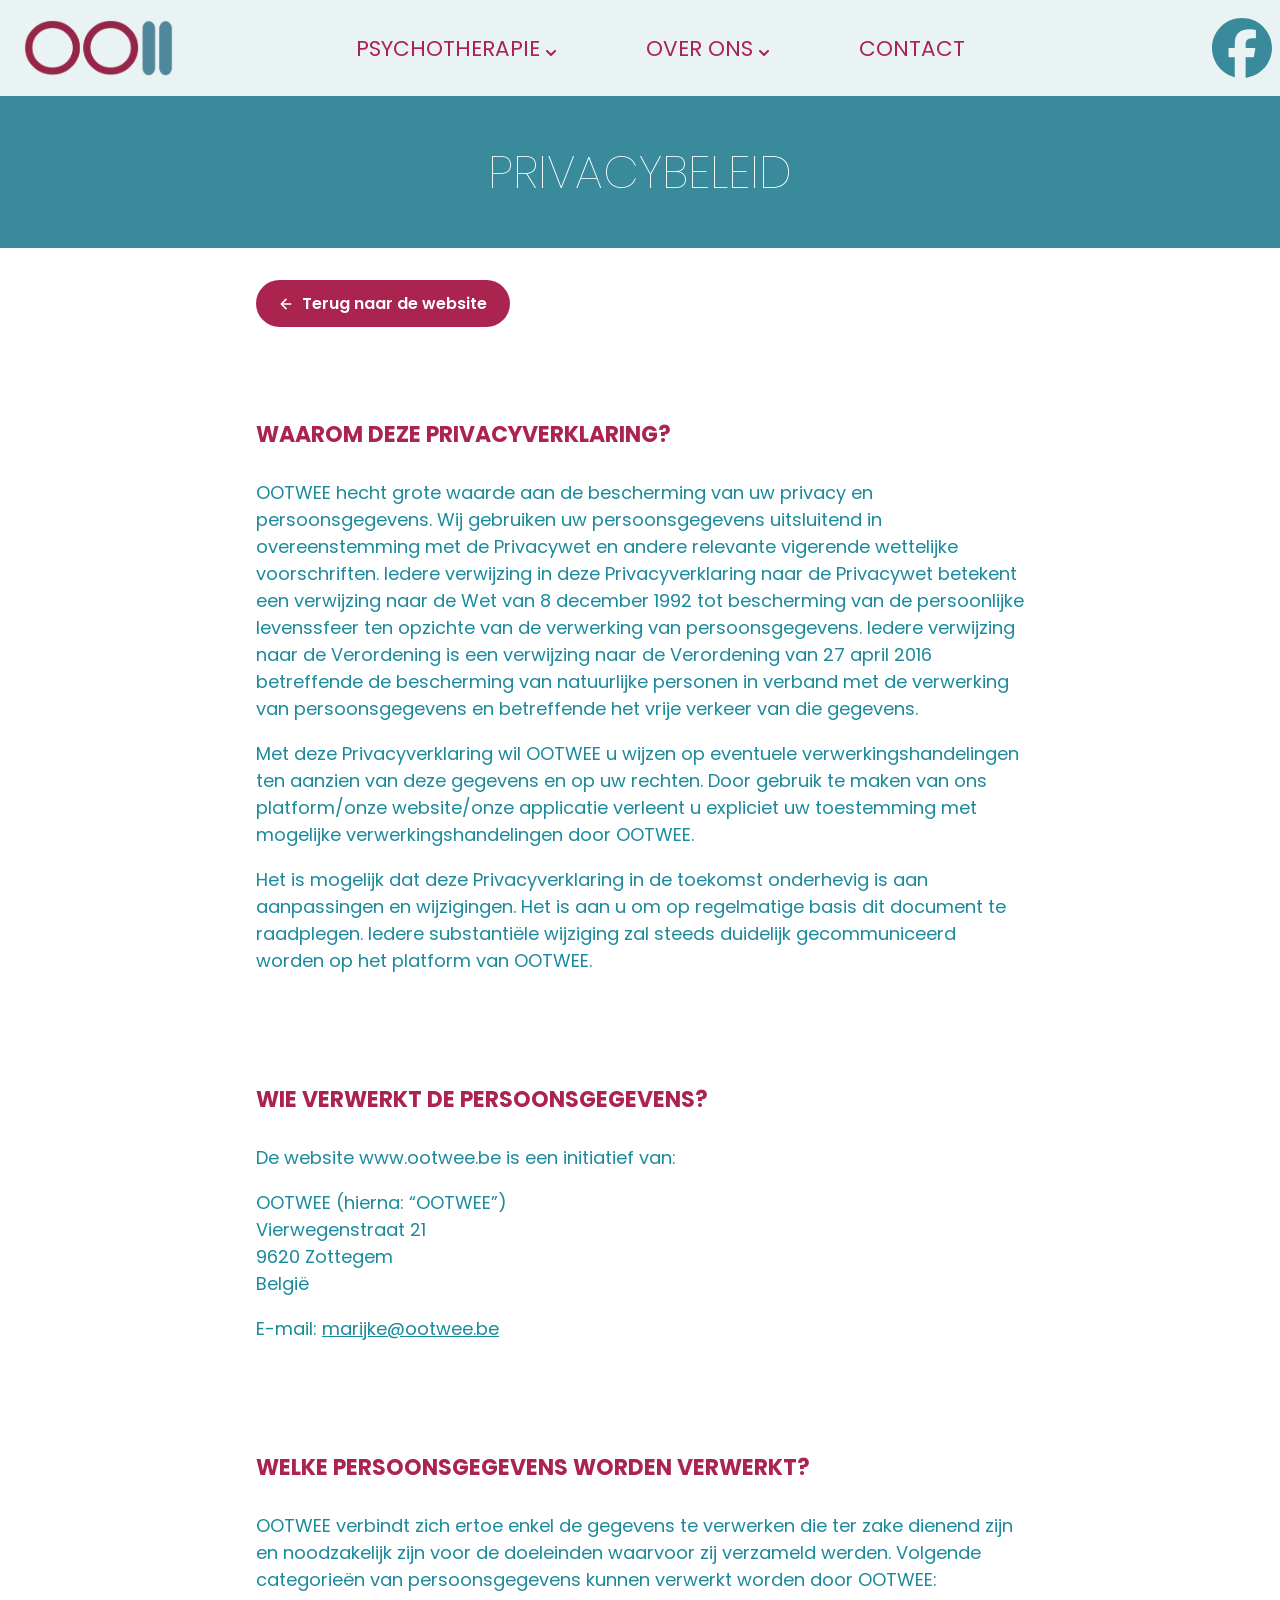
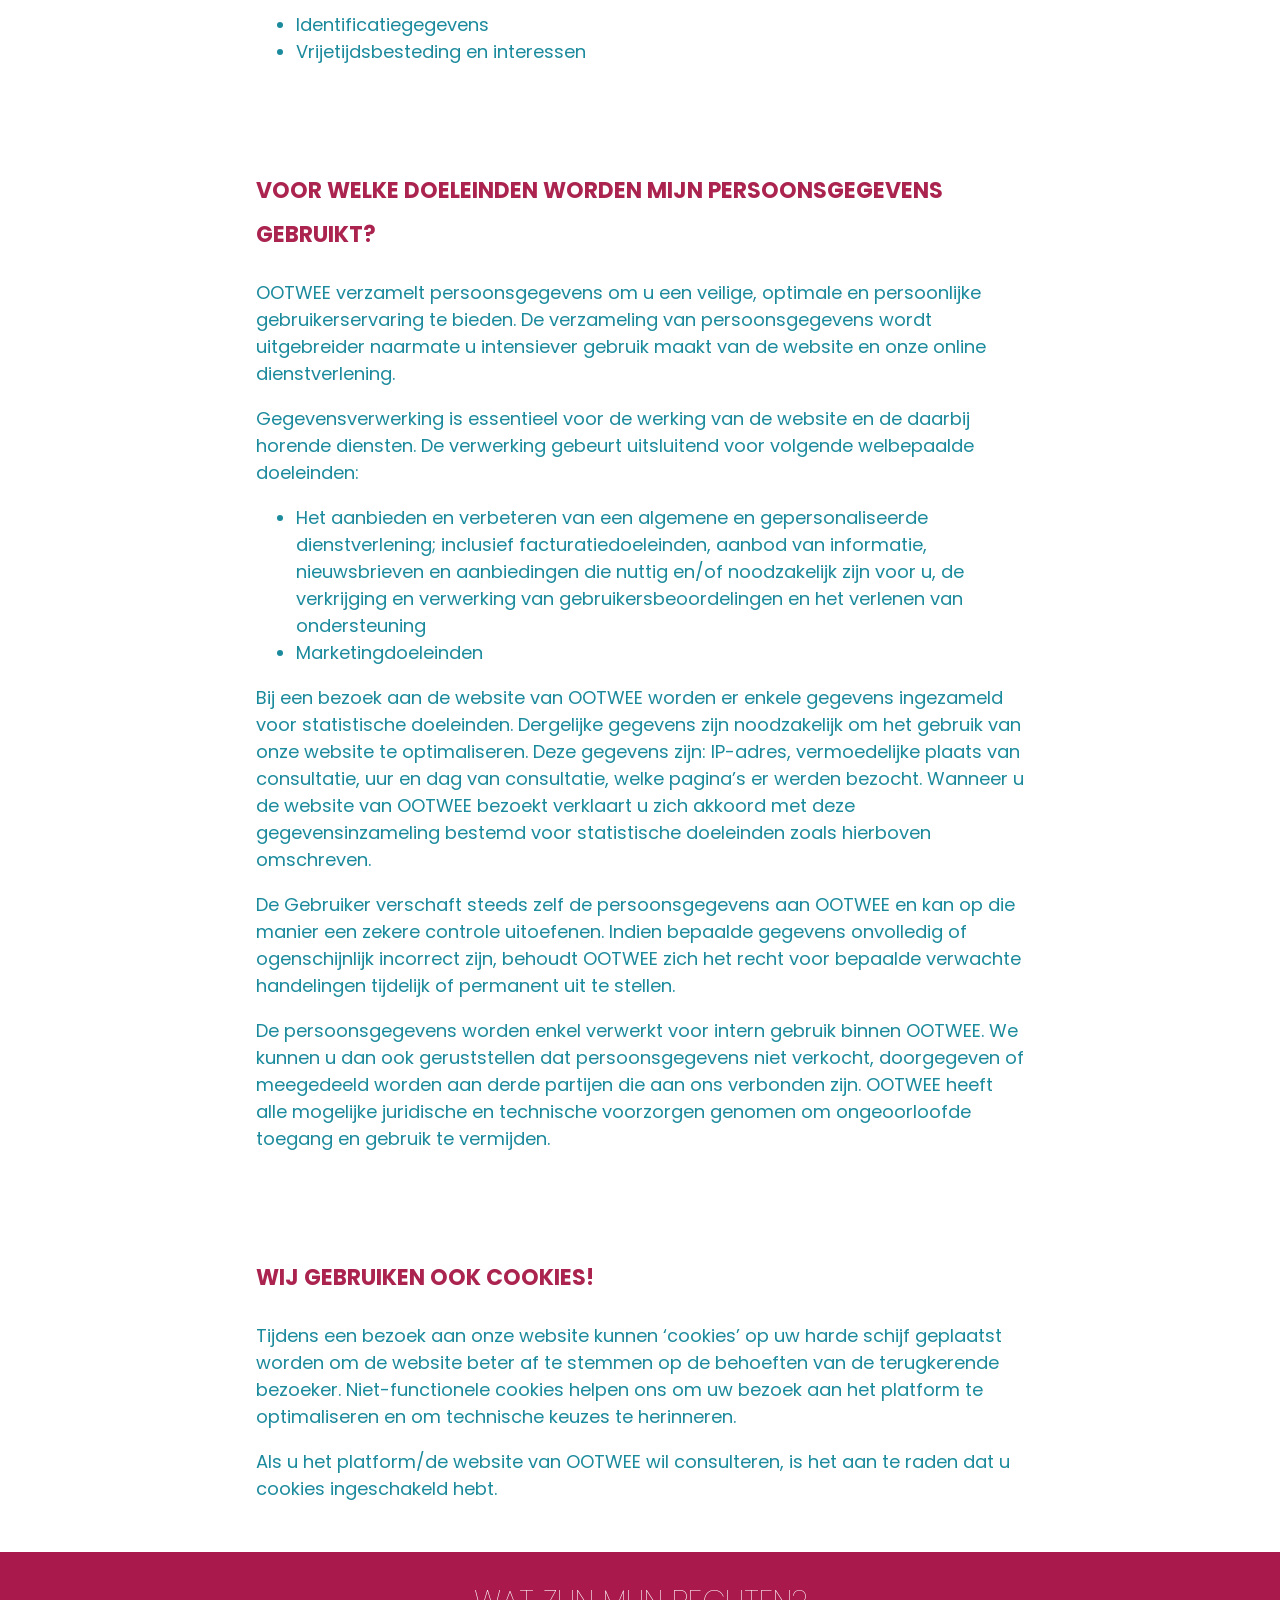
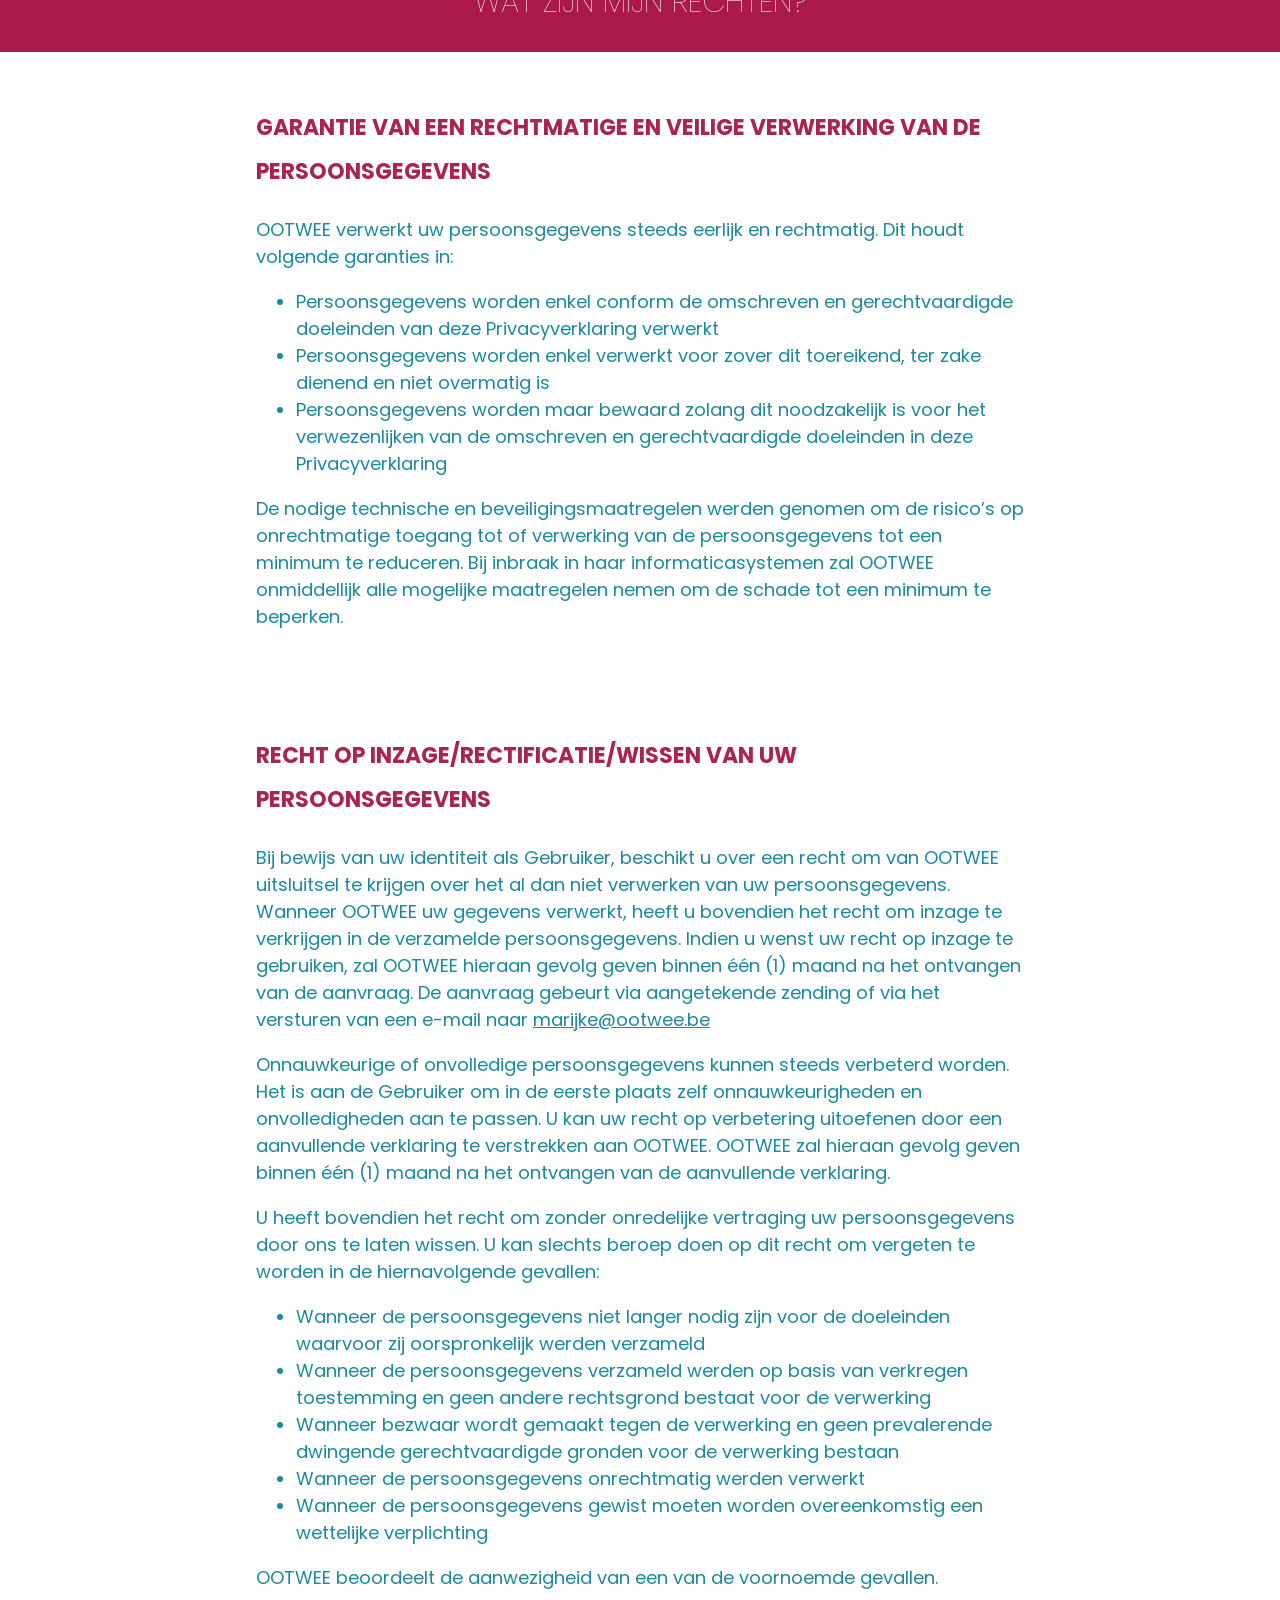
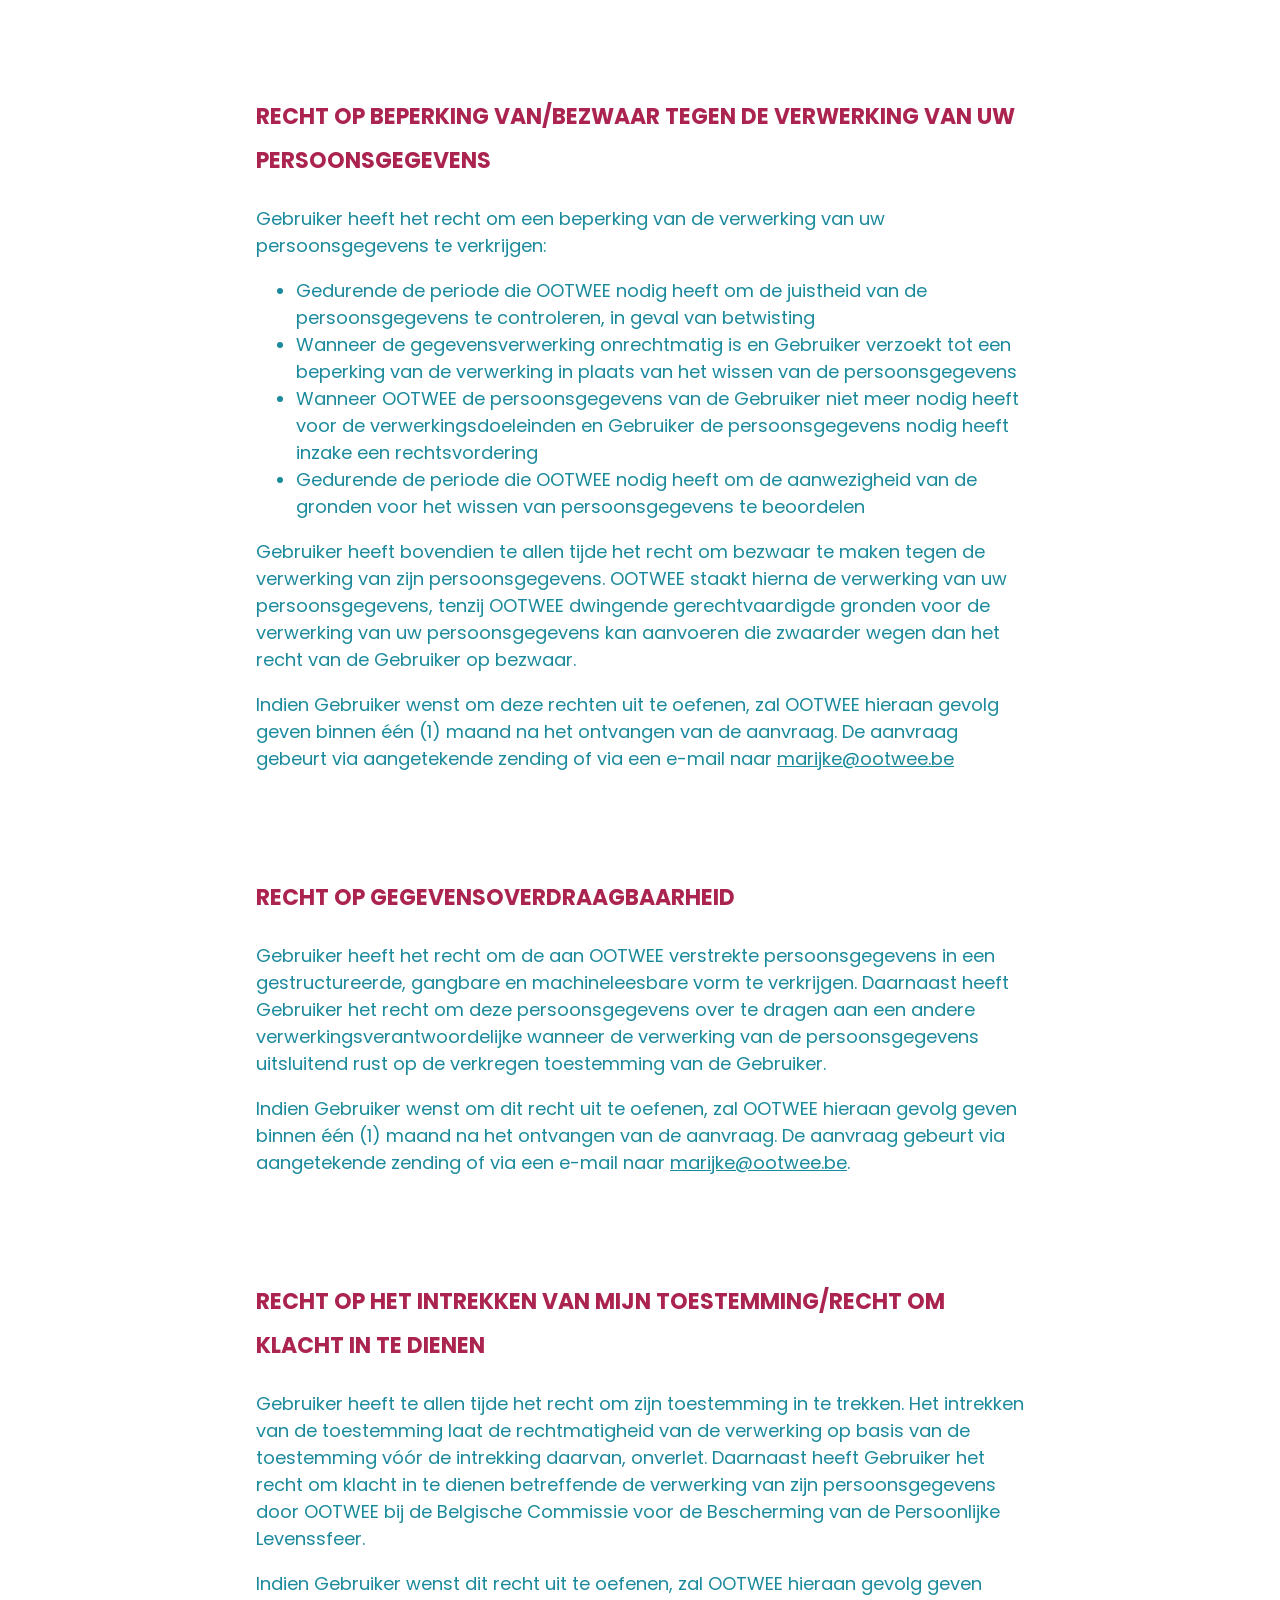
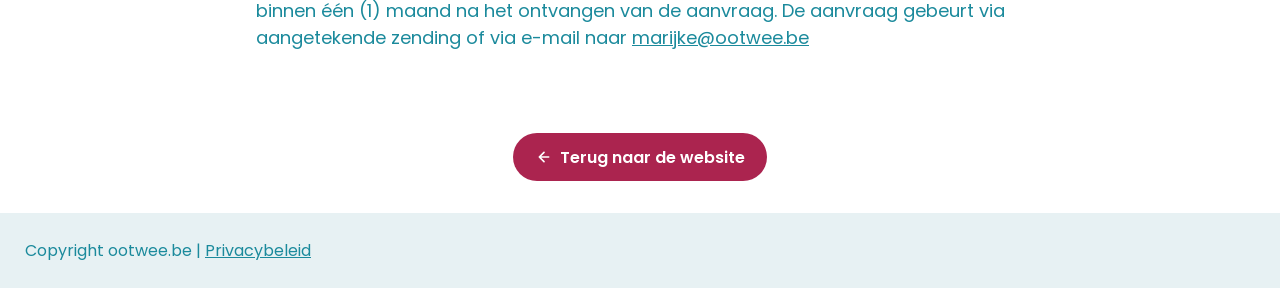
<file: privacybeleid/index.html>
<!DOCTYPE html>
<html lang="nl">
<head>
  <meta charset="UTF-8">
  <meta name="viewport" content="width=device-width, initial-scale=1">
  <meta name="theme-color" content="#e7f1f3" />
  <title>Privacybeleid | Ootwee</title>
  <link rel="icon" href="../favicon.svg" type="image/svg+xml" />
  <link rel="stylesheet" href="../css/styles.css" type="text/css">
  <link rel="preconnect" href="https://fonts.googleapis.com" />
  <link rel="preconnect" href="https://fonts.gstatic.com" crossorigin />
  <link href="https://fonts.googleapis.com/css2?family=Poppins:wght@100;300;400;500;600;700&display=swap" rel="stylesheet" />
</head>
<body>
    <header>
        <a href="../" class="logo-link"><img class="logo" src="../Images/logo-header.webp" width="341" height="128" alt="Logo van Ootwee"></a>
        <nav>
            <ul>
                <li>
                    <a href="../#psychotherapie">
                        Psychotherapie
                        <svg width="10" height="6" viewBox="0 0 10 6" fill="none">
                            <path d="M1 1L5 5L9 1" stroke="currentColor" stroke-width="2" stroke-linecap="round"/>
                        </svg>
                    </a>
                </li>
                <li>
                    <a href="../#over-ons">
                        Over ons
                        <svg width="10" height="6" viewBox="0 0 10 6" fill="none">
                            <path d="M1 1L5 5L9 1" stroke="currentColor" stroke-width="2" stroke-linecap="round"/>
                        </svg>
                    </a>
                </li>
                <li>
                    <a href="../#contact">
                        Contact
                    </a>
                </li>
            </ul>
        </nav>
        <a class="social-icon" href="https://www.facebook.com/ootwee" target="_blank" rel="noopener" aria-label="Ootwee op Facebook"><svg role="img" viewBox="0 0 24 24" xmlns="http://www.w3.org/2000/svg"><title>Facebook</title><path fill="currentColor" d="M9.101 23.691v-7.98H6.627v-3.667h2.474v-1.58c0-4.085 1.848-5.978 5.858-5.978.401 0 .955.042 1.468.103a8.68 8.68 0 0 1 1.141.195v3.325a8.623 8.623 0 0 0-.653-.036 26.805 26.805 0 0 0-.733-.009c-.707 0-1.259.096-1.675.309a1.686 1.686 0 0 0-.679.622c-.258.42-.374.995-.374 1.752v1.297h3.919l-.386 2.103-.287 1.564h-3.246v8.245C19.396 23.238 24 18.179 24 12.044c0-6.627-5.373-12-12-12s-12 5.373-12 12c0 5.628 3.874 10.35 9.101 11.647Z"/></svg></a>
    </header>
    <main>
        <h1>Privacybeleid</h1>
        <section>
            <a href="../" class="back-btn"><svg width="16" height="16" viewBox="0 0 24 24" fill="none" stroke="currentColor" stroke-width="2.5" stroke-linecap="round" stroke-linejoin="round" aria-hidden="true"><path d="M19 12H5M12 19l-7-7 7-7"/></svg>Terug naar de website</a>
        </section>

        <section>
            <h3>Waarom deze privacyverklaring?</h3>
            <p>OOTWEE hecht grote waarde aan de bescherming van uw privacy en persoonsgegevens. Wij gebruiken uw persoonsgegevens uitsluitend in overeenstemming met de Privacywet en andere relevante vigerende wettelijke voorschriften. Iedere verwijzing in deze Privacyverklaring naar de Privacywet betekent een verwijzing naar de Wet van 8 december 1992 tot bescherming van de persoonlijke levenssfeer ten opzichte van de verwerking van persoonsgegevens. Iedere verwijzing naar de Verordening is een verwijzing naar de Verordening van 27 april 2016 betreffende de bescherming van natuurlijke personen in verband met de verwerking van persoonsgegevens en betreffende het vrije verkeer van die gegevens.</p>
            <p>Met deze Privacyverklaring wil OOTWEE u wijzen op eventuele verwerkingshandelingen ten aanzien van deze gegevens en op uw rechten. Door gebruik te maken van ons platform/onze website/onze applicatie verleent u expliciet uw toestemming met mogelijke verwerkingshandelingen door OOTWEE.</p>
            <p>Het is mogelijk dat deze Privacyverklaring in de toekomst onderhevig is aan aanpassingen en wijzigingen. Het is aan u om op regelmatige basis dit document te raadplegen. Iedere substantiële wijziging zal steeds duidelijk gecommuniceerd worden op het platform van OOTWEE.</p>
        </section>

        <section>
            <h3>Wie verwerkt de persoonsgegevens?</h3>
            <p>De website www.ootwee.be is een initiatief van:</p>
            <p>
                OOTWEE (hierna: “OOTWEE”)<br>
                Vierwegenstraat 21<br>
                9620 Zottegem<br>
                België
            </p>
            <p>E-mail: <a href="mailto:marijke@ootwee.be">marijke@ootwee.be</a></p>
        </section>

        <section>
            <h3>Welke persoonsgegevens worden verwerkt?</h3>
            <p>OOTWEE verbindt zich ertoe enkel de gegevens te verwerken die ter zake dienend zijn en noodzakelijk zijn voor de doeleinden waarvoor zij verzameld werden. Volgende categorieën van persoonsgegevens kunnen verwerkt worden door OOTWEE:</p>
            <ul>
                <li>Identificatiegegevens</li>
                <li>Vrijetijdsbesteding en interessen</li>
            </ul>
        </section>

        <section>
            <h3>Voor welke doeleinden worden mijn persoonsgegevens gebruikt?</h3>
            <p>OOTWEE verzamelt persoonsgegevens om u een veilige, optimale en persoonlijke gebruikerservaring te bieden. De verzameling van persoonsgegevens wordt uitgebreider naarmate u intensiever gebruik maakt van de website en onze online dienstverlening.</p>
            <p>Gegevensverwerking is essentieel voor de werking van de website en de daarbij horende diensten. De verwerking gebeurt uitsluitend voor volgende welbepaalde doeleinden:</p>
            <ul>
                <li>Het aanbieden en verbeteren van een algemene en gepersonaliseerde dienstverlening; inclusief facturatiedoeleinden, aanbod van informatie, nieuwsbrieven en aanbiedingen die nuttig en/of noodzakelijk zijn voor u, de verkrijging en verwerking van gebruikersbeoordelingen en het verlenen van ondersteuning</li>
                <li>Marketingdoeleinden</li>
            </ul>
            <p>Bij een bezoek aan de website van OOTWEE worden er enkele gegevens ingezameld voor statistische doeleinden. Dergelijke gegevens zijn noodzakelijk om het gebruik van onze website te optimaliseren. Deze gegevens zijn: IP-adres, vermoedelijke plaats van consultatie, uur en dag van consultatie, welke pagina’s er werden bezocht. Wanneer u de website van OOTWEE bezoekt verklaart u zich akkoord met deze gegevensinzameling bestemd voor statistische doeleinden zoals hierboven omschreven.</p>
            <p>De Gebruiker verschaft steeds zelf de persoonsgegevens aan OOTWEE en kan op die manier een zekere controle uitoefenen. Indien bepaalde gegevens onvolledig of ogenschijnlijk incorrect zijn, behoudt OOTWEE zich het recht voor bepaalde verwachte handelingen tijdelijk of permanent uit te stellen.</p>
            <p>De persoonsgegevens worden enkel verwerkt voor intern gebruik binnen OOTWEE. We kunnen u dan ook geruststellen dat persoonsgegevens niet verkocht, doorgegeven of meegedeeld worden aan derde partijen die aan ons verbonden zijn. OOTWEE heeft alle mogelijke juridische en technische voorzorgen genomen om ongeoorloofde toegang en gebruik te vermijden.</p>
        </section>

        <section>
            <h3>Wij gebruiken ook cookies!</h3>
            <p>Tijdens een bezoek aan onze website kunnen ‘cookies’ op uw harde schijf geplaatst worden om de website beter af te stemmen op de behoeften van de terugkerende bezoeker. Niet-functionele cookies helpen ons om uw bezoek aan het platform te optimaliseren en om technische keuzes te herinneren.</p>
            <p>Als u het platform/de website van OOTWEE wil consulteren, is het aan te raden dat u cookies ingeschakeld hebt.</p>
        </section>

        <h2>Wat zijn mijn rechten?</h2>

        <section>
            <h3>Garantie van een rechtmatige en veilige verwerking van de persoonsgegevens</h3>
            <p>OOTWEE verwerkt uw persoonsgegevens steeds eerlijk en rechtmatig. Dit houdt volgende garanties in:</p>
            <ul>
                <li>Persoonsgegevens worden enkel conform de omschreven en gerechtvaardigde doeleinden van deze Privacyverklaring verwerkt</li>
                <li>Persoonsgegevens worden enkel verwerkt voor zover dit toereikend, ter zake dienend en niet overmatig is</li>
                <li>Persoonsgegevens worden maar bewaard zolang dit noodzakelijk is voor het verwezenlijken van de omschreven en gerechtvaardigde doeleinden in deze Privacyverklaring</li>
            </ul>
            <p>De nodige technische en beveiligingsmaatregelen werden genomen om de risico’s op onrechtmatige toegang tot of verwerking van de persoonsgegevens tot een minimum te reduceren. Bij inbraak in haar informaticasystemen zal OOTWEE onmiddellijk alle mogelijke maatregelen nemen om de schade tot een minimum te beperken.</p>
        </section>

        <section>
            <h3>Recht op inzage/rectificatie/wissen van uw persoonsgegevens</h3>
            <p>Bij bewijs van uw identiteit als Gebruiker, beschikt u over een recht om van OOTWEE uitsluitsel te krijgen over het al dan niet verwerken van uw persoonsgegevens. Wanneer OOTWEE uw gegevens verwerkt, heeft u bovendien het recht om inzage te verkrijgen in de verzamelde persoonsgegevens. Indien u wenst uw recht op inzage te gebruiken, zal OOTWEE hieraan gevolg geven binnen één (1) maand na het ontvangen van de aanvraag. De aanvraag gebeurt via aangetekende zending of via het versturen van een e-mail naar <a href="mailto:marijke@ootwee.be">marijke@ootwee.be</a></p>
            <p>Onnauwkeurige of onvolledige persoonsgegevens kunnen steeds verbeterd worden. Het is aan de Gebruiker om in de eerste plaats zelf onnauwkeurigheden en onvolledigheden aan te passen. U kan uw recht op verbetering uitoefenen door een aanvullende verklaring te verstrekken aan OOTWEE. OOTWEE zal hieraan gevolg geven binnen één (1) maand na het ontvangen van de aanvullende verklaring.</p>
            <p>U heeft bovendien het recht om zonder onredelijke vertraging uw persoonsgegevens door ons te laten wissen. U kan slechts beroep doen op dit recht om vergeten te worden in de hiernavolgende gevallen:</p>
            <ul>
                <li>Wanneer de persoonsgegevens niet langer nodig zijn voor de doeleinden waarvoor zij oorspronkelijk werden verzameld</li>
                <li>Wanneer de persoonsgegevens verzameld werden op basis van verkregen toestemming en geen andere rechtsgrond bestaat voor de verwerking</li>
                <li>Wanneer bezwaar wordt gemaakt tegen de verwerking en geen prevalerende dwingende gerechtvaardigde gronden voor de verwerking bestaan</li>
                <li>Wanneer de persoonsgegevens onrechtmatig werden verwerkt</li>
                <li>Wanneer de persoonsgegevens gewist moeten worden overeenkomstig een wettelijke verplichting</li>
            </ul>
            <p>OOTWEE beoordeelt de aanwezigheid van een van de voornoemde gevallen.</p>
        </section>

        <section>
            <h3>Recht op beperking van/bezwaar tegen de verwerking van uw persoonsgegevens</h3>
            <p>Gebruiker heeft het recht om een beperking van de verwerking van uw persoonsgegevens te verkrijgen:</p>
            <ul>
                <li>Gedurende de periode die OOTWEE nodig heeft om de juistheid van de persoonsgegevens te controleren, in geval van betwisting</li>
                <li>Wanneer de gegevensverwerking onrechtmatig is en Gebruiker verzoekt tot een beperking van de verwerking in plaats van het wissen van de persoonsgegevens</li>
                <li>Wanneer OOTWEE de persoonsgegevens van de Gebruiker niet meer nodig heeft voor de verwerkingsdoeleinden en Gebruiker de persoonsgegevens nodig heeft inzake een rechtsvordering</li>
                <li>Gedurende de periode die OOTWEE nodig heeft om de aanwezigheid van de gronden voor het wissen van persoonsgegevens te beoordelen</li>
            </ul>
            <p>Gebruiker heeft bovendien te allen tijde het recht om bezwaar te maken tegen de verwerking van zijn persoonsgegevens. OOTWEE staakt hierna de verwerking van uw persoonsgegevens, tenzij OOTWEE dwingende gerechtvaardigde gronden voor de verwerking van uw persoonsgegevens kan aanvoeren die zwaarder wegen dan het recht van de Gebruiker op bezwaar.</p>
            <p>Indien Gebruiker wenst om deze rechten uit te oefenen, zal OOTWEE hieraan gevolg geven binnen één (1) maand na het ontvangen van de aanvraag. De aanvraag gebeurt via aangetekende zending of via een e-mail naar <a href="mailto:marijke@ootwee.be">marijke@ootwee.be</a></p>
        </section>

        <section>
            <h3>Recht op gegevensoverdraagbaarheid</h3>
            <p>Gebruiker heeft het recht om de aan OOTWEE verstrekte persoonsgegevens in een gestructureerde, gangbare en machineleesbare vorm te verkrijgen. Daarnaast heeft Gebruiker het recht om deze persoonsgegevens over te dragen aan een andere verwerkingsverantwoordelijke wanneer de verwerking van de persoonsgegevens uitsluitend rust op de verkregen toestemming van de Gebruiker.</p>
            <p>Indien Gebruiker wenst om dit recht uit te oefenen, zal OOTWEE hieraan gevolg geven binnen één (1) maand na het ontvangen van de aanvraag. De aanvraag gebeurt via aangetekende zending of via een e-mail naar <a href="mailto:marijke@ootwee.be">marijke@ootwee.be</a>.</p>
        </section>

        <section>
            <h3>Recht op het intrekken van mijn toestemming/recht om klacht in te dienen</h3>
            <p>Gebruiker heeft te allen tijde het recht om zijn toestemming in te trekken. Het intrekken van de toestemming laat de rechtmatigheid van de verwerking op basis van de toestemming vóór de intrekking daarvan, onverlet. Daarnaast heeft Gebruiker het recht om klacht in te dienen betreffende de verwerking van zijn persoonsgegevens door OOTWEE bij de Belgische Commissie voor de Bescherming van de Persoonlijke Levenssfeer.</p>
            <p>Indien Gebruiker wenst dit recht uit te oefenen, zal OOTWEE hieraan gevolg geven binnen één (1) maand na het ontvangen van de aanvraag. De aanvraag gebeurt via aangetekende zending of via e-mail naar <a href="mailto:marijke@ootwee.be">marijke@ootwee.be</a></p>
        </section>

        <section class="back-wrap">
            <a href="../" class="back-btn"><svg width="16" height="16" viewBox="0 0 24 24" fill="none" stroke="currentColor" stroke-width="2.5" stroke-linecap="round" stroke-linejoin="round" aria-hidden="true"><path d="M19 12H5M12 19l-7-7 7-7"/></svg>Terug naar de website</a>
        </section>
    </main>
    <footer>
        Copyright ootwee.be  |  <a href="https://www.ootwee.be/privacybeleid/">Privacybeleid</a>
    </footer>
    <script src="../js/main.js"></script>
</body>
</html>
</file>
<file: css/styles.css>
:root {
  --ootwee-blauw: #1b8a9c;
  --ootwee-bordeaux: #ab244f;
  --ootwee-bordeaux-licht: #c05b7b;
  --header-h: 96px;
}

* {
  box-sizing: border-box;
}

html {
  scroll-behavior: smooth;
  scroll-padding-top: 96px;
}

main {
  width: 100%;
}

body {
  font-family: "Poppins", sans-serif;
  text-decoration: none;
  display: flex;
  flex-direction: column;
  justify-content: center;
  align-items: center;
  margin: 0;
  background-color: white;
  color: var(--ootwee-blauw);
}

header {
  height: var(--header-h);
  width: 100%;
  display: grid;
  grid-template-columns: 1fr auto 1fr;
  align-items: center;
  justify-content: center;
  padding: 8px;
  position: sticky;
  top: 0;
  z-index: 100;
}

header::before {
  content: "";
  position: absolute;
  inset: 0;
  z-index: -1;
  background-color: rgba(231, 241, 243, 0.85);
  backdrop-filter: blur(8px);
  -webkit-backdrop-filter: blur(8px);
}

footer {
  padding: 25px;
  background-color: #e7f1f3;
  width: 100%;
}

nav > ul {
  display: flex;
  font-style: normal;
  list-style-type: none;
  justify-content: center;
  align-items: center;
  width: 100%;
  gap: 5em;
}

ul {
  color: var(--ootwee-blauw);
  font-size: large;
}

nav {
  grid-column: 2;
  width: 100%;
  display: flex;
  list-style-type: none;
  justify-content: center;
  align-items: center;
}

nav a {
  font-size: larger;
  text-decoration: none;
  text-transform: uppercase;
  color: var(--ootwee-bordeaux);
}

nav .has-submenu {
  font-size: larger;
  text-decoration: none;
  text-transform: uppercase;
  display: flex;
  align-items: center;
  justify-content: center;
  gap: 0.5em;
  color: var(--ootwee-bordeaux);
  background-color: transparent;
  cursor: pointer;
}

nav li.has-submenu {
  position: relative;
}

nav .submenu {
  position: absolute;
  top: 130%;
  left: 50%;
  min-width: 240px;
  margin: 0;
  padding: 0;
  list-style: none;
  display: block;
  background-color: white;
  border-radius: 10px;
  box-shadow: 0 8px 20px rgba(0, 0, 0, 0.12);
  font-size: large;
  opacity: 0;
  visibility: hidden;
  transform: translate(-50%, -6px);
  transition:
    opacity 0.2s ease,
    transform 0.2s ease,
    visibility 0.2s;
}

nav li.has-submenu:hover > .submenu,
nav li.has-submenu:focus-within > .submenu {
  opacity: 1;
  visibility: visible;
  transform: translate(-50%, 0);
}

nav li.has-submenu.just-clicked > .submenu {
  opacity: 0;
  visibility: hidden;
  transform: translate(-50%, -6px);
}

nav .submenu li {
  display: block;
  margin: 0;
  padding: 0;
  width: 100%;
}

nav .submenu a {
  width: 100%;
  display: flex;
  align-items: center;
  padding: 0.7rem 1.4rem;
  font-size: large;
  text-transform: none;
  text-decoration: none;
  white-space: nowrap;
  transition:
    background-color 0.15s ease,
    color 0.15s ease;
}

nav .submenu a:hover,
nav .submenu a:focus {
  background-color: #e7f1f3;
  color: var(--ootwee-bordeaux-licht);
}

nav li.has-submenu:hover > a {
  color: var(--ootwee-bordeaux-licht);
}

nav .submenu li:first-child a {
  border-radius: 6px 6px 0 0;
}

nav .submenu li:last-child a {
  border-radius: 0 0 6px 6px;
}

nav .submenu li:only-child a {
  border-radius: 6px;
}

nav li.has-submenu > svg {
  transition: transform 0.2s ease;
}

nav li.has-submenu:hover > svg,
nav li.has-submenu:focus-within > svg {
  transform: rotate(180deg);
}

nav li.has-submenu.just-clicked > svg {
  transform: none;
}

a {
  color: var(--ootwee-blauw);
  background-color: none;
}

h1,
h2 {
  text-align: center;
}

h1 {
  color: white;
  background-color: #398b9c;
  width: 100%;
  margin: 0;
  padding-top: 30px;
  padding-bottom: 30px;
  font-size: 46px;
  font-weight: 100;
  line-height: 2;
  text-transform: uppercase;
}

h2 {
  color: white;
  background-color: #aa194b;
  width: 100%;
  margin: 0;
  font-size: 30px;
  font-weight: 100;
  text-transform: uppercase;
  padding-top: 20px;
  padding-bottom: 20px;
  line-height: 2;
}

h3,
h4 {
  color: var(--ootwee-bordeaux);
}

h3 {
  text-transform: uppercase;
  font-size: 22px;
  font-weight: 700;
  line-height: 2;
}

p {
  color: var(--ootwee-blauw);
  font-size: large;
  line-height: 1.5;
}

section {
  width: 60%;
  margin: 2rem;
}

main {
  display: flex;
  flex-direction: column;
  justify-content: center;
  align-items: center;
}

.logo-link {
  grid-column: 1;
  justify-self: start;
  display: flex;
  align-items: center;
  padding-left: 1rem;
}

.logo {
  display: block;
  height: 56px;
  width: auto;
  max-width: 100%;
}

main > section:first-child:has(.logo-big) {
  margin-top: 0;
}

.photo-wrapper:has(.logo-big) {
  margin-top: calc(-1 * var(--header-h));
  min-height: 100vh;
  min-height: 100svh;
  display: flex;
  align-items: center;
  justify-content: center;
}

.photo-wrapper .logo-big {
  width: 680px;
  max-width: 100%;
  height: auto;
  margin: 0 auto;
}

.fade-in {
  opacity: 0;
  transition: opacity 1.5s ease-in-out;
}

.fade-in.loaded {
  opacity: 1;
}

.social-icon {
  justify-self: end;
  grid-column: 3;
  width: 60px;
  height: 60px;
  color: #398b9c;
  transition: color 0.2s ease;
}

.social-icon svg {
  display: block;
  width: 100%;
  height: 100%;
}

.social-icon:hover {
  color: #2a6672;
  cursor: pointer;
}

.photo-wrapper {
  width: 100%;
}

img {
  overflow-clip-margin: content-box;
  overflow: clip;
}

.photo-wrapper img {
  width: 100%;
  object-fit: cover;
  object-position: center 20%;
  display: block;
  max-width: 100%;
  height: auto;
}

.profile-img {
  float: left;
  width: 240px;
  max-width: 40%;
  aspect-ratio: 4 / 5;
  object-fit: cover;
  object-position: center 20%;
  margin: 0.4rem 2rem 1rem 0;
  border-radius: 12px;
  box-shadow: 0 8px 20px rgba(0, 0, 0, 0.12);
}

section:has(.profile-img) {
  display: flow-root;
}

section:has(.profile-img) p {
  display: flow-root;
  text-wrap: pretty;
  hyphens: auto;
}

.room-img {
  width: auto;
  max-width: 100%;
  height: calc((100cqw - 1.5rem) / 2 * 901 / 1600);
  border-radius: 12px;
  box-shadow: 0 8px 20px rgba(0, 0, 0, 0.12);
  transition: transform 0.3s ease, box-shadow 0.3s ease;
}

.room-btn {
  display: block;
  flex: 0 0 auto;
  max-width: 100%;
  padding: 0;
  border: 0;
  background: none;
  border-radius: 12px;
  cursor: zoom-in;
}

.room-btn:focus-visible {
  outline: 3px solid var(--ootwee-blauw);
  outline-offset: 4px;
}

.room-img {
  display: block;
}

.room-btn:hover .room-img {
  transform: translateY(-4px);
  box-shadow: 0 12px 28px rgba(0, 0, 0, 0.18);
}

.lightbox {
  width: 100vw;
  height: 100vh;
  max-width: none;
  max-height: none;
  margin: 0;
  padding: 0;
  border: 0;
  background: transparent;
  overflow: hidden;
}

.lightbox[open] {
  display: flex;
  align-items: center;
  justify-content: center;
}

.lightbox::backdrop {
  background: rgba(10, 20, 25, 0.9);
}

.lightbox-figure {
  margin: 0;
  display: flex;
  flex-direction: column;
  align-items: center;
  gap: 1rem;
}

.lightbox-caption {
  color: white;
  font-size: 1.4rem;
  font-weight: 300;
  letter-spacing: 0.08em;
  text-transform: uppercase;
}

.lightbox-caption.is-new {
  animation: caption-flash 0.9s ease;
}

@keyframes caption-flash {
  0% {
    opacity: 0;
    transform: translateY(-8px);
  }
  40% {
    opacity: 1;
    transform: none;
    color: var(--ootwee-bordeaux-licht);
  }
  100% {
    color: white;
  }
}

.lightbox-img {
  max-width: calc(100vw - 8rem);
  max-height: calc(100vh - 8rem);
  object-fit: contain;
  border-radius: 8px;
  box-shadow: 0 10px 40px rgba(0, 0, 0, 0.5);
  touch-action: pan-y;
  user-select: none;
}

.lightbox button {
  position: absolute;
  display: flex;
  align-items: center;
  justify-content: center;
  border: 0;
  border-radius: 50%;
  background: rgba(255, 255, 255, 0.15);
  color: white;
  cursor: pointer;
  transition: background 0.2s ease;
}

.lightbox button svg {
  width: 50%;
  height: 50%;
  fill: none;
  stroke: #fff;
  stroke-width: 2.5;
  stroke-linecap: round;
  stroke-linejoin: round;
}

.lightbox button:hover,
.lightbox button:focus-visible {
  background: rgba(255, 255, 255, 0.3);
}

.lightbox-close {
  top: 1rem;
  right: 1rem;
  width: 44px;
  height: 44px;
  font-size: 2rem;
  line-height: 1;
}

.lightbox-prev,
.lightbox-next {
  top: 50%;
  transform: translateY(-50%);
  width: 52px;
  height: 52px;
  font-size: 2.5rem;
  line-height: 1;
}

.lightbox-prev {
  left: 1rem;
}

.lightbox-next {
  right: 1rem;
}

@media (max-width: 800px) {
  .lightbox-img {
    max-width: 100vw;
    max-height: calc(100vh - 12rem);
    border-radius: 0;
  }

  .lightbox-prev,
  .lightbox-next {
    top: auto;
    bottom: 1.5rem;
    transform: none;
  }

  .lightbox-prev {
    left: calc(50% - 64px);
  }

  .lightbox-next {
    right: calc(50% - 64px);
  }
}

.small-img {
  width: 200px;
  height: auto;
}

.grid-container {
  width: 100%;
  max-width: 1100px;
  margin: 0 auto 5rem;
  display: flex;
  flex-wrap: wrap;
  justify-content: center;
  gap: 1.5rem;
  container-type: inline-size;
}

.flex-container {
  display: flex;
  justify-content: center;
  align-items: center;
  gap: 2rem;
  margin: 3rem 0;
}

.gallery-title {
  flex-basis: 100%;
  text-align: center;
}

.gallery-title ~ .gallery-title {
  margin-top: 3rem;
}

.back-wrap {
  text-align: center;
}

.back-btn {
  display: inline-flex;
  align-items: center;
  gap: 0.5em;
  padding: 0.7em 1.4em;
  border-radius: 999px;
  background-color: var(--ootwee-bordeaux);
  color: white;
  text-decoration: none;
  font-weight: 600;
  transition: background-color 0.2s ease;
}

.back-btn:hover,
.back-btn:focus-visible {
  background-color: var(--ootwee-bordeaux-licht);
}

.location-img {
  max-width: 100%;
  height: auto;
  border-radius: 12px;
}

.center {
  display: flex;
  flex-direction: column;
  justify-content: center;
  align-items: center;
}

.tarieven {
  border-collapse: collapse;
  min-width: 400px;
  max-width: 600px;
  margin: 1rem 0;
  font-size: large;
}

.tarieven th,
.tarieven td {
  border: none currentColor;
  text-align: left;
  color: var(--ootwee-blauw);
}

.tarieven td:last-child {
  text-align: left;
  white-space: nowrap;
}

.icon-margin {
  margin-right: 1rem;
  flex-shrink: 0;
}

.menu-toggle {
  display: none;
  background: none;
  border: none;
  padding: 0;
  color: #398b9c;
  cursor: pointer;
}

@media (max-width: 1000px) {
  /* phone: name centred above the centred photo */
  section:has(.profile-img) > h3 {
    text-align: center;
  }

  .profile-img {
    float: none;
    display: block;
    max-width: 100%;
    height: auto;
    margin: 0 auto 1rem;
  }

  p,
  li,
  h1,
  h2,
  h3 {
    overflow-wrap: anywhere;
  }

  img {
    max-width: 100%;
  }

  @media (max-width: 800px) {
    section {
      width: 90%;
      margin: 1.5rem 0;
    }

    h1 {
      font-size: 30px;
    }

    h2 {
      font-size: 22px;
    }

    .tarieven {
      min-width: 0;
      width: 100%;
    }

    .grid-container {
      gap: 1rem;
    }

    .room-btn {
      flex-basis: 100%;
    }

    .room-img {
      width: 100%;
      height: auto;
    }

  }

  :root {
    --header-h: 72px;
  }

  header {
    height: auto;
    min-height: var(--header-h);
    grid-template-columns: 1fr auto auto;
    gap: 1rem;
  }

  .logo-link {
    padding-left: 0.5rem;
  }

  .logo {
    height: 44px;
  }

  .social-icon {
    grid-column: 2;
    width: 36px;
    height: 36px;
  }

  .menu-toggle {
    display: flex;
    grid-column: 3;
  }

  html {
    scroll-padding-top: var(--header-h);
  }

  a,
  button {
    -webkit-tap-highlight-color: transparent;
  }

  .menu-toggle {
    width: 44px;
    height: 44px;
    align-items: center;
    justify-content: center;
    border-radius: 12px;
    transition: background-color 0.2s ease;
  }

  .menu-toggle:active {
    background-color: rgba(27, 138, 156, 0.12);
  }

  .menu-toggle line {
    transform-origin: center;
    transition:
      transform 0.3s cubic-bezier(0.4, 0, 0.2, 1),
      opacity 0.2s ease;
  }

  .menu-toggle[aria-expanded="true"] line:nth-child(1) {
    opacity: 0;
  }

  .menu-toggle[aria-expanded="true"] line:nth-child(2) {
    transform: rotate(45deg) translateY(6px);
  }

  .menu-toggle[aria-expanded="true"] line:nth-child(3) {
    transform: rotate(-45deg) translateY(-6px);
  }

  nav {
    position: fixed;
    top: var(--header-h);
    left: 0;
    right: 0;
    bottom: 0;
    width: 100%;
    display: block;
    overflow-y: auto;
    overscroll-behavior: contain;
    padding-bottom: env(safe-area-inset-bottom);
    background-color: #faf9f7;
    opacity: 0;
    visibility: hidden;
    transform: translateY(-12px);
    transition:
      opacity 0.25s ease,
      transform 0.25s cubic-bezier(0.4, 0, 0.2, 1),
      visibility 0.25s;
  }

  nav.open {
    opacity: 1;
    visibility: visible;
    transform: none;
  }

  html:has(nav.open) {
    overflow: hidden;
  }

  nav > ul {
    flex-direction: column;
    align-items: stretch;
    gap: 0;
    margin: 0;
    padding: 0.75rem 1.25rem 2rem;
  }

  /* the three top rows (Psychotherapie, Over ons, Contact) share one style: small blue capitals */
  nav li.has-submenu,
  nav > ul > li > a {
    display: flex;
    flex-wrap: wrap;
    align-items: center;
    justify-content: space-between;
    padding: 18px 0.25rem;
    line-height: 20px;
    border-bottom: 1px solid #e6ecee;
    font-size: 0.9rem;
    font-weight: 500;
    letter-spacing: 0.08em;
    color: var(--ootwee-blauw);
    cursor: pointer;
  }

  nav li.has-submenu > svg,
  nav li.has-submenu:hover > svg,
  nav li.has-submenu:focus-within > svg {
    display: block;
    width: 12px;
    height: 8px;
    transform: none;
    transition: transform 0.25s ease;
  }

  nav li.has-submenu.expanded > svg {
    transform: rotate(180deg);
  }

  nav li.has-submenu.expanded {
    padding-bottom: 0;
  }

  /* a group's links stay folded away until its row is tapped */
  nav .submenu,
  nav li.has-submenu:hover > .submenu,
  nav li.has-submenu:focus-within > .submenu {
    display: none;
    flex-basis: 100%;
    position: static;
    min-width: 0;
    margin: 18px 0 1rem;
    opacity: 1;
    visibility: inherit;
    transform: none;
    transition: none;
    background: white;
    box-shadow: 0 1px 3px rgba(0, 0, 0, 0.06);
    border-radius: 14px;
    overflow: hidden;
    cursor: default;
  }

  nav li.has-submenu.expanded > .submenu {
    display: block;
    animation: submenu-in 0.25s ease;
  }

  @keyframes submenu-in {
    from {
      opacity: 0;
      transform: translateY(-6px);
    }
  }

  nav .submenu::before {
    display: none;
  }

  nav .submenu li + li {
    border-top: 1px solid #eef1f2;
  }

  nav .submenu a,
  nav .submenu li:first-child a,
  nav .submenu li:last-child a,
  nav .submenu li:only-child a {
    display: flex;
    align-items: center;
    min-height: 52px;
    padding: 0 1rem;
    border-radius: 0;
    font-size: 1.05rem;
    font-weight: 400;
    letter-spacing: normal;
    text-transform: none;
  }

  nav .submenu a:active {
    background-color: #f1f6f7;
  }

  nav li.has-submenu:active,
  nav > ul > li > a:active {
    color: #2a6672;
  }

  @media (prefers-reduced-motion: reduce) {
    nav,
    .menu-toggle line,
    nav li.has-submenu > svg {
      transition: none;
    }

    nav li.has-submenu.expanded > .submenu {
      animation: none;
    }
  }
}
</file>
